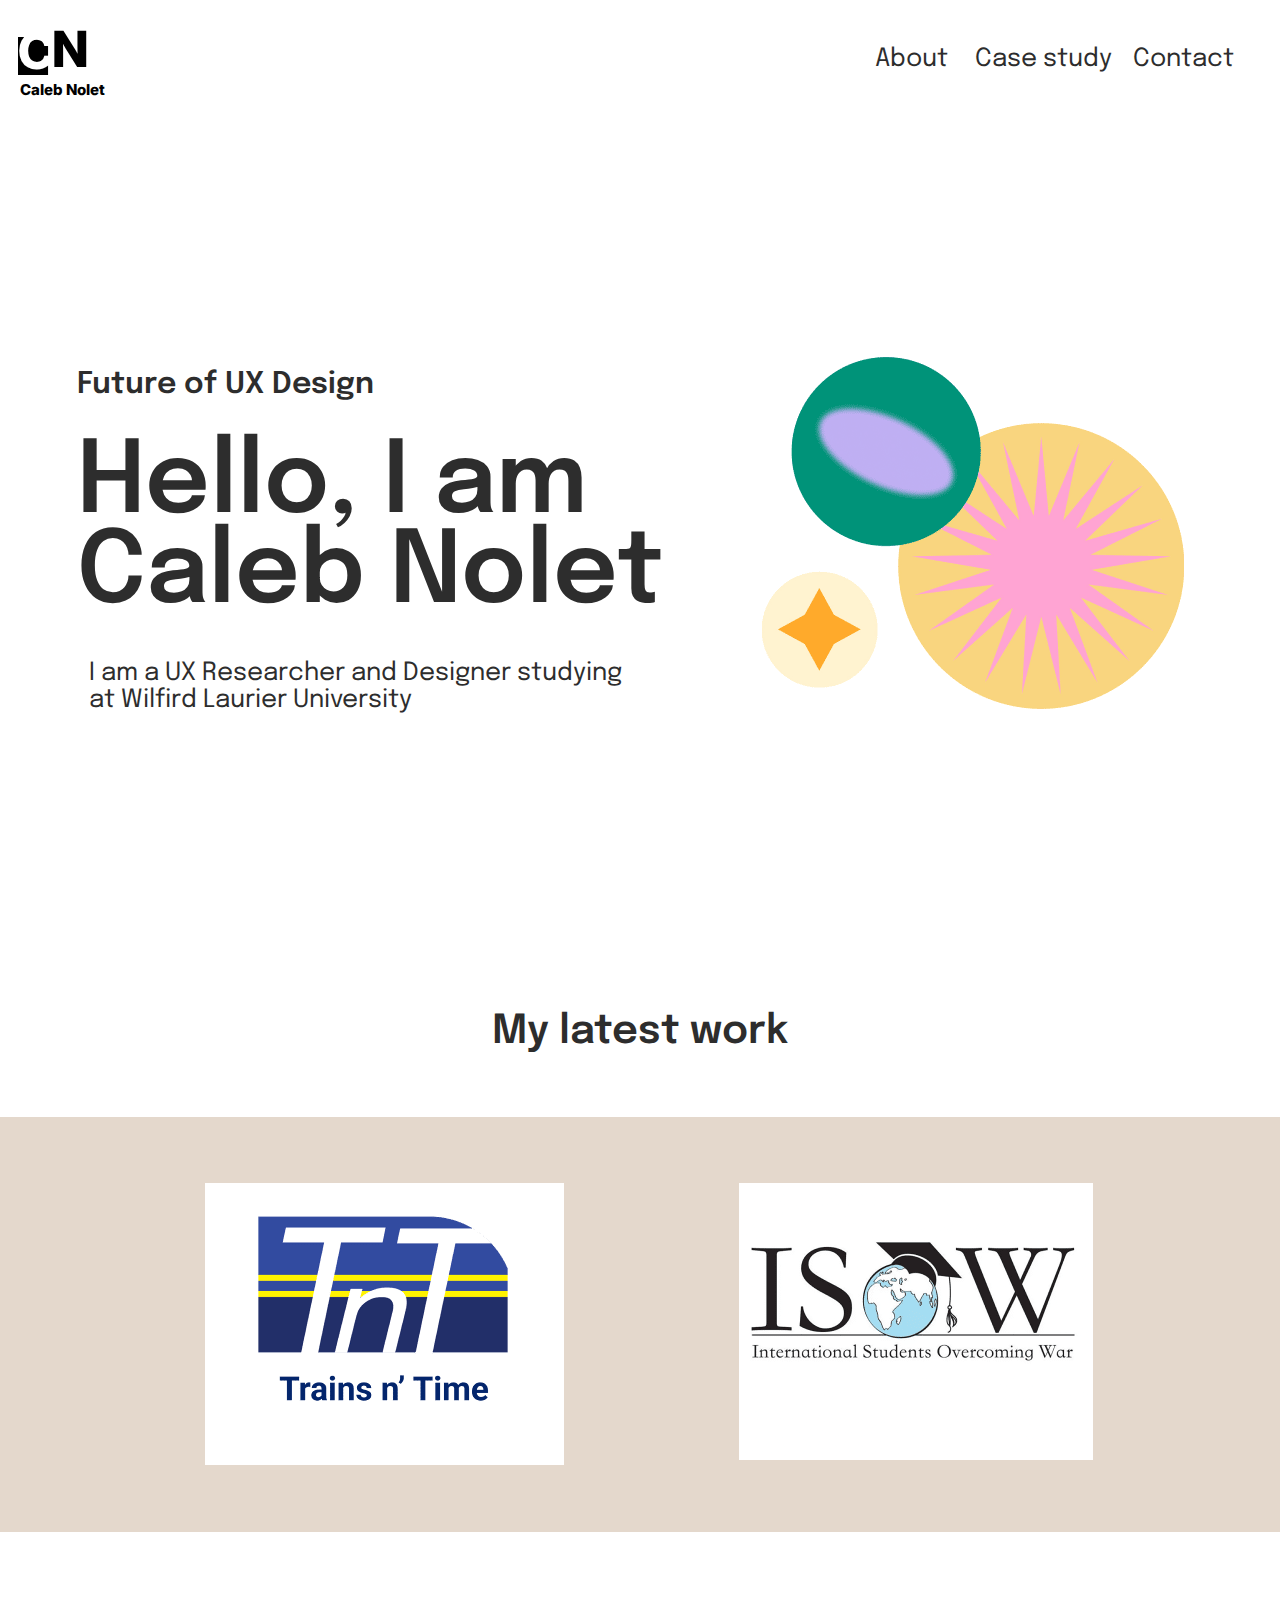
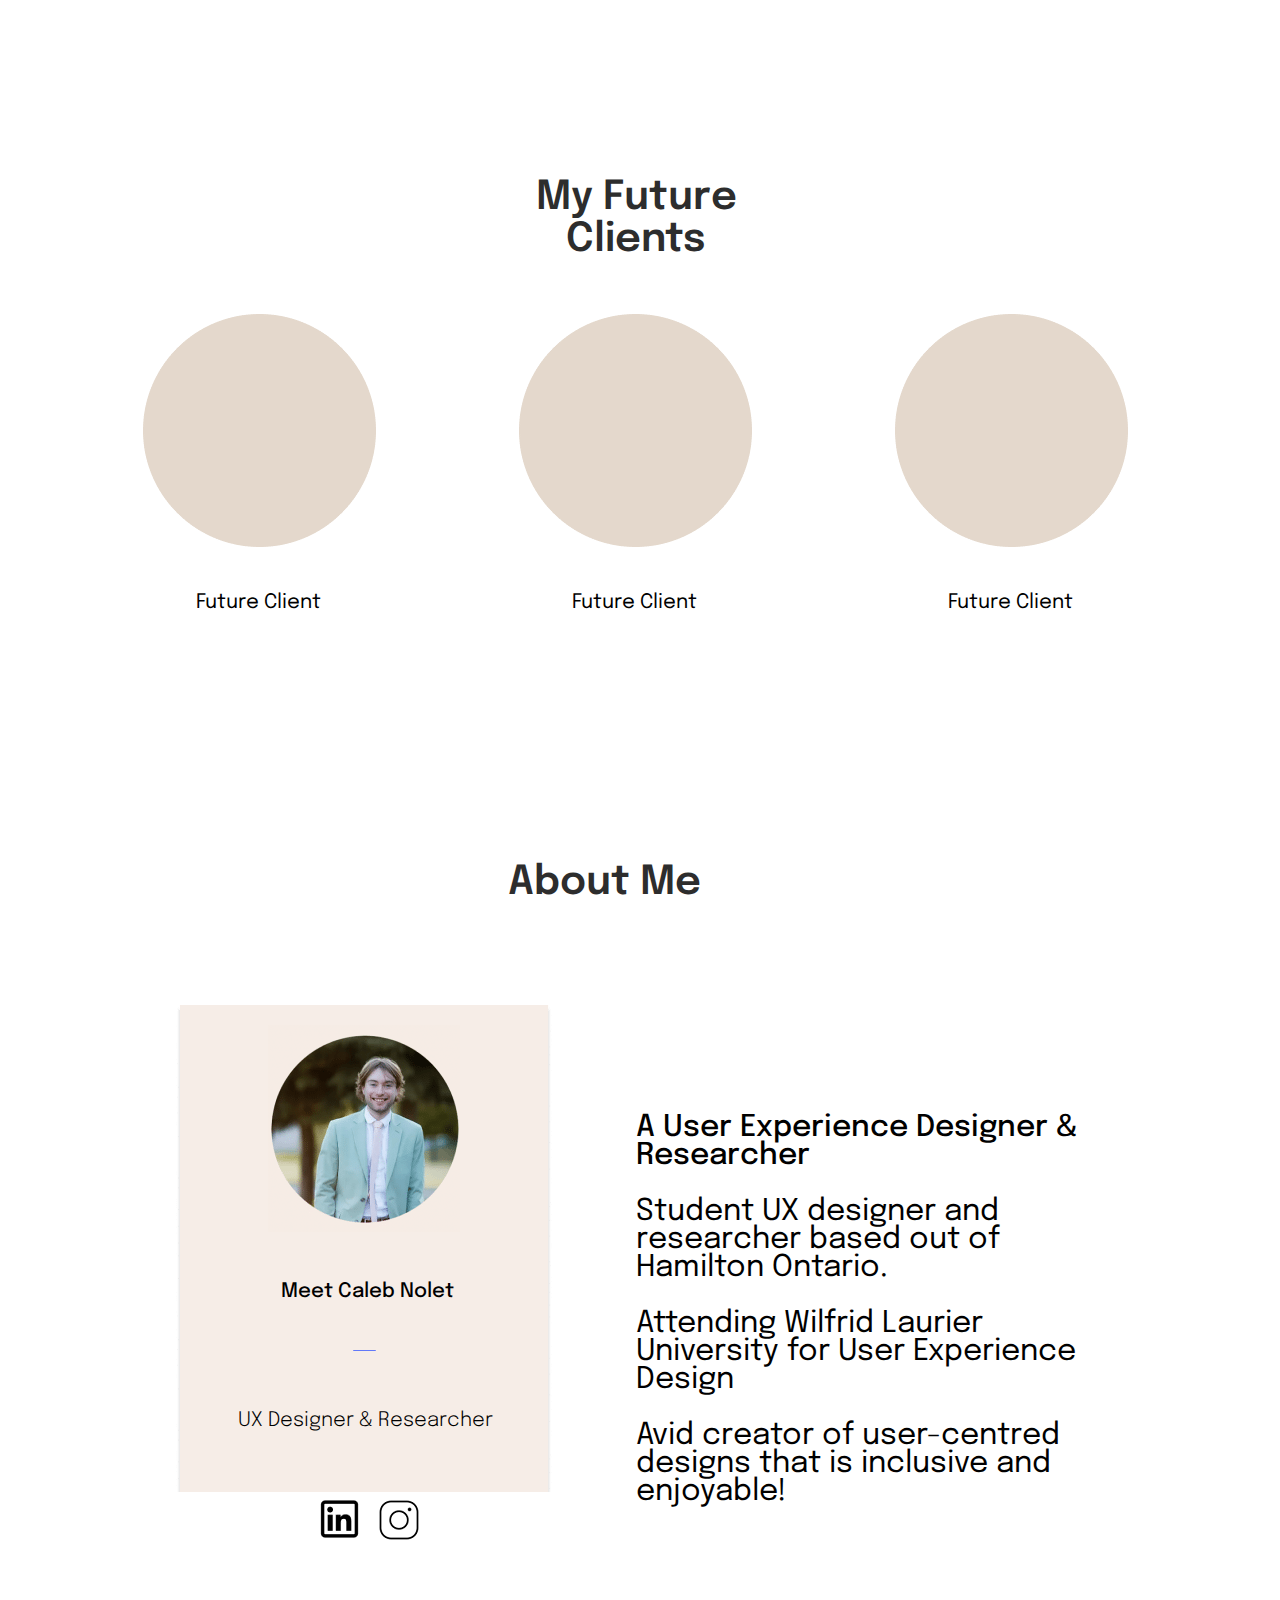
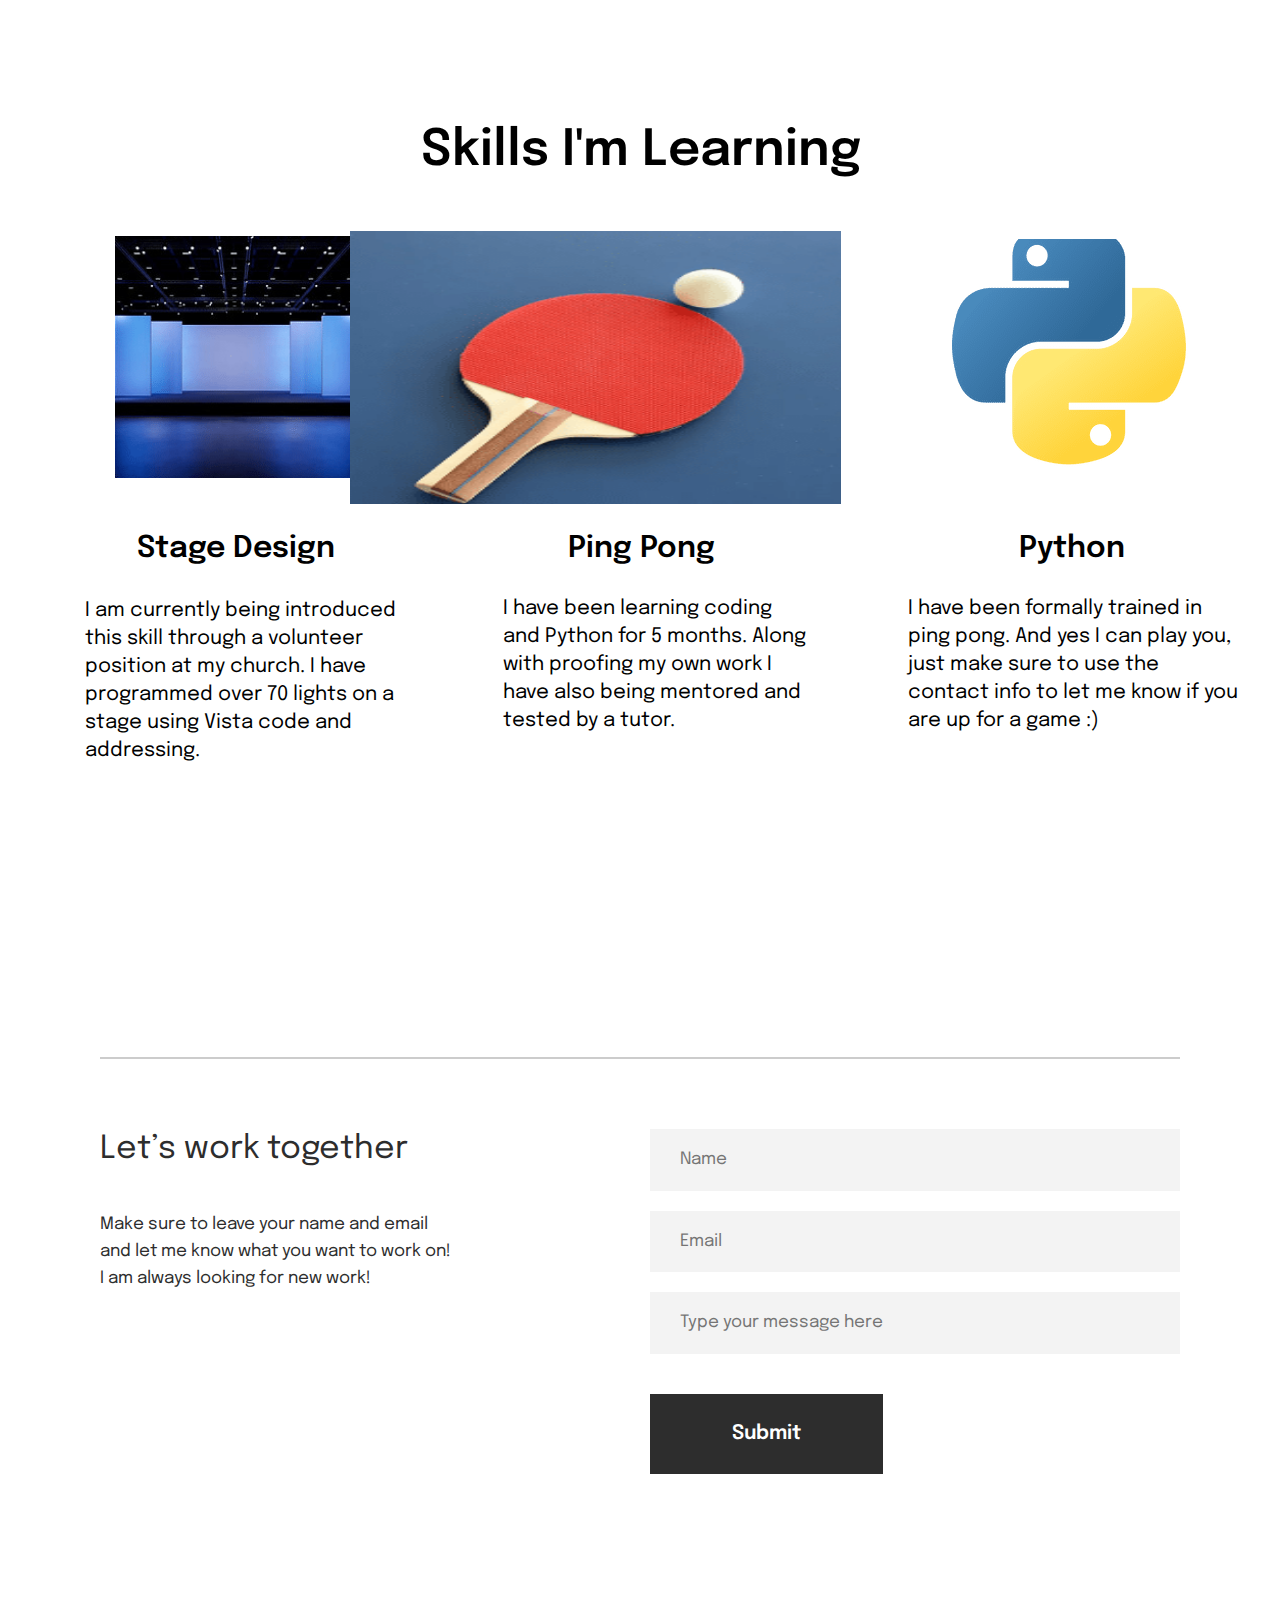
<file: index.html>
<!DOCTYPE html>
<html lang="english">
  <head>
    <title>exported project</title>
    <meta name="viewport" content="width=device-width, initial-scale=1.0" />
    <meta charset="utf-8" />
    <meta property="twitter:card" content="summary_large_image" />

    <style data-tag="reset-style-sheet">
      html {  line-height: 1.15;}body {  margin: 0;}* {  box-sizing: border-box;  border-width: 0;  border-style: solid;}p,li,ul,pre,div,h1,h2,h3,h4,h5,h6,figure,blockquote,figcaption {  margin: 0;  padding: 0;}button {  background-color: transparent;}button,input,optgroup,select,textarea {  font-family: inherit;  font-size: 100%;  line-height: 1.15;  margin: 0;}button,select {  text-transform: none;}button,[type="button"],[type="reset"],[type="submit"] {  -webkit-appearance: button;}button::-moz-focus-inner,[type="button"]::-moz-focus-inner,[type="reset"]::-moz-focus-inner,[type="submit"]::-moz-focus-inner {  border-style: none;  padding: 0;}button:-moz-focus,[type="button"]:-moz-focus,[type="reset"]:-moz-focus,[type="submit"]:-moz-focus {  outline: 1px dotted ButtonText;}a {  color: inherit;  text-decoration: inherit;}input {  padding: 2px 4px;}img {  display: block;}html { scroll-behavior: smooth  }
    </style>
    <style data-tag="default-style-sheet">
      html {
        font-family: Inter;
        font-size: 16px;
      }

      body {
        font-weight: 400;
        font-style:normal;
        text-decoration: none;
        text-transform: none;
        letter-spacing: normal;
        line-height: 1.15;
        color: var(--dl-color-gray-black);
        background-color: var(--dl-color-gray-white);

      }
    </style>
    <link
      rel="stylesheet"
      href="https://fonts.googleapis.com/css2?family=Inter:wght@100;200;300;400;500;600;700;800;900&amp;display=swap"
      data-tag="font"
    />
    <link
      rel="stylesheet"
      href="https://fonts.googleapis.com/css2?family=Exo+2:ital,wght@0,100;0,200;0,300;0,400;0,500;0,600;0,700;0,800;0,900;1,100;1,200;1,300;1,400;1,500;1,600;1,700;1,800;1,900&amp;display=swap"
      data-tag="font"
    />
    <link
      rel="stylesheet"
      href="https://fonts.googleapis.com/css2?family=Inter:wght@100;200;300;400;500;600;700;800;900&amp;display=swap"
      data-tag="font"
    />
    <link
      rel="stylesheet"
      href="https://fonts.googleapis.com/css2?family=Epilogue:ital,wght@0,100;0,200;0,300;0,400;0,500;0,600;0,700;0,800;0,900;1,100;1,200;1,300;1,400;1,500;1,600;1,700;1,800;1,900&amp;display=swap"
      data-tag="font"
    />
    <link
      rel="stylesheet"
      href="https://fonts.googleapis.com/css2?family=Epilogue:ital,wght@0,100;0,200;0,300;0,400;0,500;0,600;0,700;0,800;0,900;1,100;1,200;1,300;1,400;1,500;1,600;1,700;1,800;1,900&amp;display=swap"
      data-tag="font"
    />
    <link
      rel="stylesheet"
      href="https://fonts.googleapis.com/css2?family=Exo+2:ital,wght@0,100;0,200;0,300;0,400;0,500;0,600;0,700;0,800;0,900;1,100;1,200;1,300;1,400;1,500;1,600;1,700;1,800;1,900&amp;display=swap"
      data-tag="font"
    />
    <link
      rel="stylesheet"
      href="https://fonts.googleapis.com/css2?family=Exo+2:ital,wght@0,100;0,200;0,300;0,400;0,500;0,600;0,700;0,800;0,900;1,100;1,200;1,300;1,400;1,500;1,600;1,700;1,800;1,900&amp;display=swap"
      data-tag="font"
    />
    <link
      rel="stylesheet"
      href="https://fonts.googleapis.com/css2?family=Inter:wght@100;200;300;400;500;600;700;800;900&amp;display=swap"
      data-tag="font"
    />
  </head>
  <body>
    <link rel="stylesheet" href="./style.css" />
    <div>
      <link href="./index.css" rel="stylesheet" />

      <div class="mac-book-air1-container">
        <div class="mac-book-air1-mac-book-air1">
          <div class="mac-book-air1-component6">
            <span class="mac-book-air1-text">
              <span>
                <span>
                  I am currently being introduced this skill through a volunteer
                  position at my church. I have programmed over 70 lights on a
                  stage using Vista code and addressing.
                </span>
                <br />
                <span></span>
              </span>
            </span>
            <span class="mac-book-air1-text05">
              <span>Skills I'm Learning</span>
            </span>
            <span class="mac-book-air1-text07">
              <span>
                <span>
                  I have been learning coding and Python for 5 months. Along
                  with proofing my own work I have also being mentored and
                  tested by a tutor.
                </span>
                <br />
                <span></span>
                <br />
                <span></span>
              </span>
            </span>
            <span class="mac-book-air1-text14">
              <span>
                I have been formally trained in ping pong. And yes I can play
                you, just make sure to use the contact info to let me know if
                you are up for a game :)
              </span>
            </span>
            <div class="mac-book-air1-maskgroup">
              <img
                alt="Ellipse89424"
                src="public/external/ellipse89424-vr4-300h.png"
                class="mac-book-air1-ellipse8"
              />
              <img
                alt="istockphoto1358034815612x61219423"
                src="public/external/istockphoto1358034815612x61219423-p513-300h.png"
                class="mac-book-air1-istockphoto1358034815612x6121"
              />
            </div>
            <div class="mac-book-air1-maskgroup1">
              <img
                alt="Ellipse99430"
                src="public/external/ellipse99430-l42-300h.png"
                class="mac-book-air1-ellipse9"
              />
              <img
                alt="IMAGE96cdad1926bcdef80448f782d93199d52b3c51mv219421"
                src="public/external/image96cdad1926bcdef80448f782d93199d52b3c51mv219421-d5tm-500w.png"
                class="mac-book-air1-image96cdad1926bcdef80448f782d93199d52b3c51mv21"
              />
            </div>
            <img
              alt="Pythonlogonotext19422"
              src="public/external/pythonlogonotext19422-ab0n-300h.png"
              class="mac-book-air1-pythonlogonotext1"
            />
            <span class="mac-book-air1-text16"><span>Stage Design</span></span>
            <span class="mac-book-air1-text18"><span>Ping Pong</span></span>
            <span class="mac-book-air1-text20"><span>Python</span></span>
          </div>
          <div class="mac-book-air1-component2">
            <img
              alt="Image9274"
              src="public/external/image9274-4yal-500w.png"
              class="mac-book-air1-image"
            />
            <div class="mac-book-air1-group98">
              <span class="mac-book-air1-text22">
                <span>Future of UX Design</span>
              </span>
              <span class="mac-book-air1-text24">
                <span>Hello, I am Caleb Nolet</span>
              </span>
              <span class="mac-book-air1-text26">
                <span>
                  I am a UX Researcher and Designer studying at Wilfird Laurier
                  University
                </span>
              </span>
            </div>
          </div>
          <div class="mac-book-air1-component3">
            <span class="mac-book-air1-text28"><span>About</span></span>
            <a
              href="https://calebnolet.wixsite.com/calebnoletuxd/projects-6"
              target="_blank"
              rel="noreferrer noopener"
              class="mac-book-air1-text30"
            >
              <span>Case study</span>
            </a>
            <span class="mac-book-air1-text32"><span>Contact</span></span>
            <div class="mac-book-air1-group2">
              <img
                alt="Rectangle3810941"
                src="public/external/rectangle3810941-3w2k-200w.png"
                class="mac-book-air1-rectangle3810"
              />
              <span class="mac-book-air1-text34">C</span>
              <span class="mac-book-air1-text35"><span>Caleb Nolet</span></span>
              <span class="mac-book-air1-text37">N</span>
            </div>
          </div>
          <div class="mac-book-air1-group99">
            <img
              alt="Rectangle3814972"
              src="public/external/rectangle3814972-bby-500h.png"
              class="mac-book-air1-rectangle3814"
            />
            <span class="mac-book-air1-text38">
              <span>My latest work</span>
            </span>
            <div class="mac-book-air1-trainsandtime">
              <a
                href="https://calebnolet.wixsite.com/calebnoletuxd/projects-6"
                target="_blank"
                rel="noreferrer noopener"
                class="mac-book-air1-link"
              >
                <img
                  alt="Group95686"
                  src="public/external/group95686-h5eo-400w.png"
                  class="mac-book-air1-group95"
                />
              </a>
            </div>
            <img
              alt="Screenshot20231206at6421971"
              src="public/external/screenshot20231206at6421971-i5yt-400w.png"
              class="mac-book-air1-screenshot20231206at6421"
            />
          </div>
          <div class="mac-book-air1-component4">
            <div class="mac-book-air1-clientcards">
              <span class="mac-book-air1-text40">
                <span>My Future Clients</span>
              </span>
            </div>
            <img
              alt="Ellipse59386"
              src="public/external/ellipse59386-r3s4-300h.png"
              class="mac-book-air1-ellipse5"
            />
            <img
              alt="Ellipse69387"
              src="public/external/ellipse69387-f8q-300h.png"
              class="mac-book-air1-ellipse6"
            />
            <img
              alt="Ellipse79388"
              src="public/external/ellipse79388-baiq-300h.png"
              class="mac-book-air1-ellipse7"
            />
            <span class="mac-book-air1-text42"><span>Future Client</span></span>
            <span class="mac-book-air1-text44"><span>Future Client</span></span>
            <span class="mac-book-air1-text46"><span>Future Client</span></span>
          </div>
          <div class="mac-book-air1-component5">
            <span class="mac-book-air1-text48"><span>About Me</span></span>
            <img
              alt="Rectangle38149409"
              src="public/external/rectangle38149409-ha7-600h.png"
              class="mac-book-air1-rectangle38141"
            />
            <span class="mac-book-air1-text50">
              <span>UX Designer &amp; Researcher</span>
            </span>
            <span class="mac-book-air1-text52">
              <span>Meet Caleb Nolet</span>
            </span>
            <img
              alt="Rectangle38129410"
              src="public/external/rectangle38129410-sqqp-200h.png"
              class="mac-book-air1-rectangle3812"
            />
            <img
              alt="Line19413"
              src="public/external/line19413-bhnr.svg"
              class="mac-book-air1-line1"
            />
            <img
              alt="Screenshot20231206at62829408"
              src="public/external/screenshot20231206at62829408-lost-300h.png"
              class="mac-book-air1-screenshot20231206at6282"
            />
            <span class="mac-book-air1-text54">
              <span class="mac-book-air1-text55">
                <span>A User Experience Designer &amp; Researcher</span>
                <br />
                <span></span>
              </span>
              <span class="mac-book-air1-text59">
                <span>​</span>
                <br />
                <span></span>
              </span>
              <span class="mac-book-air1-text63">
                <span>
                  Student UX designer and researcher based out of Hamilton
                  Ontario.
                </span>
                <br />
                <span>​</span>
                <br />
                <span>
                  Attending Wilfrid Laurier University for User Experience
                  Design
                </span>
                <br />
                <span>​</span>
                <br />
                <span>
                  Avid creator of user-centred designs that is inclusive and
                  enjoyable!
                </span>
                <br />
                <span>​</span>
              </span>
            </span>
            <img
              alt="LinkedIn9415"
              src="public/external/linkedin9415-v3ff-200h.png"
              class="mac-book-air1-linked-in"
            />
            <img
              alt="Instagram9416"
              src="public/external/instagram9416-uv73-200h.png"
              class="mac-book-air1-instagram"
            />
          </div>
          <div class="mac-book-air1-footer">
            <div class="mac-book-air1-footerinfo">
              <div class="mac-book-air1-footerinfo1">
                <div class="mac-book-air1-contactinfo">
                  <div class="mac-book-air1-footermessage">
                    <span class="mac-book-air1-text75 H2">
                      <span>Let’s work together</span>
                    </span>
                    <span class="mac-book-air1-text77 Bodytext">
                      <span>
                        <span>
                          Make sure to leave your name and email and let me know
                          what you want to work on!
                        </span>
                        <br />
                        <span>I am always looking for new work!</span>
                      </span>
                    </span>
                  </div>
                  <div class="mac-book-air1-socialicons"></div>
                </div>
                <div class="mac-book-air1-textfields">
                  <div class="mac-book-air1-textfields1">
                    <input
                      type="text"
                      placeholder="Name"
                      class="mac-book-air1-textinput-desktop"
                    />
                    <input
                      type="text"
                      placeholder="Email"
                      class="mac-book-air1-textinput-desktop1"
                    />
                    <input
                      type="text"
                      placeholder="Type your message here





"
                      class="mac-book-air1-textinput-desktop2"
                    />
                  </div>
                  <button class="mac-book-air1-button">
                    <span class="mac-book-air1-text82">
                      <span>Submit</span>
                    </span>
                  </button>
                </div>
              </div>
            </div>
          </div>
        </div>
      </div>
    </div>
  </body>
</html>
</file>
<file: style.css>
:root {
  --dl-color-gray-500: #595959;
  --dl-color-gray-700: #999999;
  --dl-color-gray-900: #D9D9D9;
  --dl-size-size-large: 144px;
  --dl-size-size-small: 48px;
  --dl-color-danger-300: #A22020;
  --dl-color-danger-500: #BF2626;
  --dl-color-danger-700: #E14747;
  --dl-color-gray-black: #000000;
  --dl-color-gray-white: #FFFFFF;
  --dl-size-size-medium: 96px;
  --dl-size-size-xlarge: 192px;
  --dl-size-size-xsmall: 16px;
  --dl-space-space-unit: 16px;
  --dl-color-primary-100: #003EB3;
  --dl-color-primary-300: #0074F0;
  --dl-color-primary-500: #14A9FF;
  --dl-color-primary-700: #85DCFF;
  --dl-color-success-300: #199033;
  --dl-color-success-500: #32A94C;
  --dl-color-success-700: #4CC366;
  --dl-size-size-xxlarge: 288px;
  --dl-size-size-maxwidth: 1400px;
  --dl-color-default-black: rgba(45, 45, 45, 1);
  --dl-color-default-white: rgba(255, 255, 255, 1);
  --dl-radius-radius-round: 50%;
  --dl-space-space-halfunit: 8px;
  --dl-space-space-sixunits: 96px;
  --dl-space-space-twounits: 32px;
  --dl-radius-radius-radius2: 2px;
  --dl-radius-radius-radius4: 4px;
  --dl-radius-radius-radius8: 8px;
  --dl-space-space-fiveunits: 80px;
  --dl-space-space-fourunits: 64px;
  --dl-space-space-threeunits: 48px;
  --dl-space-space-oneandhalfunits: 24px;
}
.button {
  color: var(--dl-color-gray-black);
  display: inline-block;
  padding: 0.5rem 1rem;
  border-color: var(--dl-color-gray-black);
  border-width: 1px;
  border-radius: 4px;
  background-color: var(--dl-color-gray-white);
}
.input {
  color: var(--dl-color-gray-black);
  cursor: auto;
  padding: 0.5rem 1rem;
  border-color: var(--dl-color-gray-black);
  border-width: 1px;
  border-radius: 4px;
  background-color: var(--dl-color-gray-white);
}
.textarea {
  color: var(--dl-color-gray-black);
  cursor: auto;
  padding: 0.5rem;
  border-color: var(--dl-color-gray-black);
  border-width: 1px;
  border-radius: 4px;
  background-color: var(--dl-color-gray-white);
}
.list {
  width: 100%;
  margin: 1em 0px 1em 0px;
  display: block;
  padding: 0px 0px 0px 1.5rem;
  list-style-type: none;
  list-style-position: outside;
}
.list-item {
  display: list-item;
}
.teleport-show {
  display: flex !important;
  transform: none !important;
}
.H2 {
  font-size: 32px;
  font-style: normal;
  font-family: Epilogue;
  font-weight: 600px;
  font-stretch: normal;
}
.Bodytext {
  font-size: 17px;
  font-style: normal;
  font-family: Epilogue;
  font-weight: 400px;
  font-stretch: normal;
}
.Content {
  font-size: 16px;
  font-family: Inter;
  font-weight: 400;
  line-height: 1.15;
  text-transform: none;
  text-decoration: none;
}
.Heading {
  font-size: 32px;
  font-family: Inter;
  font-weight: 700;
  line-height: 1.15;
  text-transform: none;
  text-decoration: none;
}
</file>
<file: index.css>
.mac-book-air1-container {
  width: 100%;
  display: flex;
  overflow: auto;
  min-height: 100vh;
  align-items: center;
  flex-direction: column;
}
.mac-book-air1-mac-book-air1 {
  width: 100%;
  height: 5030px;
  display: flex;
  overflow: hidden;
  position: relative;
  align-items: flex-start;
  flex-shrink: 0;
  background-color: rgba(255, 255, 255, 1);
}
.mac-book-air1-component6 {
  top: 3330px;
  left: 85px;
  width: 1153px;
  height: 663px;
  display: flex;
  position: absolute;
  align-items: flex-start;
  flex-shrink: 0;
}
.mac-book-air1-text {
  top: 467px;
  color: rgba(0, 0, 0, 1);
  width: 323px;
  height: auto;
  position: absolute;
  font-size: 20px;
  font-style: Regular;
  text-align: left;
  font-family: Epilogue;
  font-weight: 400;
  line-height: 28px;
  font-stretch: normal;
  text-decoration: none;
}
.mac-book-air1-text05 {
  left: 336px;
  color: rgba(0, 0, 0, 1);
  height: auto;
  position: absolute;
  font-size: 50px;
  font-style: SemiBold;
  text-align: center;
  font-family: Epilogue;
  font-weight: 600;
  line-height: 42px;
  font-stretch: normal;
  text-decoration: none;
}
.mac-book-air1-text07 {
  top: 465px;
  left: 418px;
  color: rgba(0, 0, 0, 1);
  width: 305px;
  height: auto;
  position: absolute;
  font-size: 20px;
  font-style: Regular;
  text-align: left;
  font-family: Epilogue;
  font-weight: 400;
  line-height: 28px;
  font-stretch: normal;
  text-decoration: none;
}
.mac-book-air1-text14 {
  top: 465px;
  left: 823px;
  color: rgba(0, 0, 0, 1);
  width: 330px;
  height: auto;
  position: absolute;
  font-size: 20px;
  font-style: Regular;
  text-align: left;
  font-family: Epilogue;
  font-weight: 400;
  line-height: 28px;
  font-stretch: normal;
  text-decoration: none;
}
.mac-book-air1-maskgroup {
  top: 111px;
  left: 33px;
  width: 237px;
  height: 237px;
  display: flex;
  position: absolute;
  align-items: flex-start;
  flex-shrink: 1;
}
.mac-book-air1-ellipse8 {
  top: 0px;
  left: 0px;
  width: 237px;
  height: 237px;
  position: absolute;
}
.mac-book-air1-istockphoto1358034815612x6121 {
  top: -5px;
  left: -3px;
  width: 242px;
  height: 242px;
  position: absolute;
}
.mac-book-air1-maskgroup1 {
  top: 101px;
  left: 441px;
  width: 237px;
  height: 237px;
  display: flex;
  position: absolute;
  align-items: flex-start;
  flex-shrink: 1;
}
.mac-book-air1-ellipse9 {
  top: 0px;
  left: 0px;
  width: 237px;
  height: 237px;
  position: absolute;
}
.mac-book-air1-image96cdad1926bcdef80448f782d93199d52b3c51mv21 {
  top: 0px;
  left: -176px;
  width: 491px;
  height: 273px;
  position: absolute;
}
.mac-book-air1-pythonlogonotext1 {
  top: 109px;
  left: 867px;
  width: 242px;
  height: 242px;
  position: absolute;
}
.mac-book-air1-text16 {
  top: 398px;
  left: 52px;
  color: rgba(0, 0, 0, 1);
  height: auto;
  position: absolute;
  font-size: 30px;
  font-style: SemiBold;
  text-align: center;
  font-family: Epilogue;
  font-weight: 600;
  line-height: 42px;
  font-stretch: normal;
  text-decoration: none;
}
.mac-book-air1-text18 {
  top: 398px;
  left: 483px;
  color: rgba(0, 0, 0, 1);
  height: auto;
  position: absolute;
  font-size: 30px;
  font-style: SemiBold;
  text-align: center;
  font-family: Epilogue;
  font-weight: 600;
  line-height: 42px;
  font-stretch: normal;
  text-decoration: none;
}
.mac-book-air1-text20 {
  top: 398px;
  left: 934px;
  color: rgba(0, 0, 0, 1);
  height: auto;
  position: absolute;
  font-size: 30px;
  font-style: SemiBold;
  text-align: center;
  font-family: Epilogue;
  font-weight: 600;
  line-height: 42px;
  font-stretch: normal;
  text-decoration: none;
}
.mac-book-air1-component2 {
  top: 352px;
  left: 77px;
  width: 1107px;
  height: 362px;
  display: flex;
  position: absolute;
  align-items: flex-start;
  flex-shrink: 0;
}
.mac-book-air1-image {
  top: 0px;
  left: 685px;
  width: 422px;
  height: 362px;
  position: absolute;
  align-self: stretch;
}
.mac-book-air1-group98 {
  top: 18px;
  left: 0px;
  width: 676px;
  height: 344px;
  display: flex;
  position: absolute;
  align-items: flex-start;
  flex-shrink: 1;
}
.mac-book-air1-text22 {
  color: var(--dl-color-default-black);
  height: auto;
  position: absolute;
  font-size: 30px;
  font-style: SemiBold;
  text-align: left;
  font-family: Epilogue;
  font-weight: 600;
  line-height: 30px;
  font-stretch: normal;
  text-decoration: none;
}
.mac-book-air1-text24 {
  top: 70px;
  color: var(--dl-color-default-black);
  width: 676px;
  height: auto;
  position: absolute;
  font-size: 100px;
  font-style: SemiBold;
  text-align: left;
  font-family: Epilogue;
  font-weight: 600;
  line-height: 90px;
  font-stretch: normal;
  text-decoration: none;
}
.mac-book-air1-text26 {
  top: 290px;
  left: 12px;
  color: var(--dl-color-default-black);
  width: 557px;
  height: auto;
  position: absolute;
  font-size: 25px;
  font-style: Regular;
  text-align: left;
  font-family: Epilogue;
  font-weight: 400;
  line-height: 27px;
  font-stretch: normal;
  text-decoration: none;
}
.mac-book-air1-component3 {
  top: 34px;
  left: 18px;
  width: 1216px;
  height: 53px;
  display: flex;
  position: absolute;
  align-items: flex-start;
  flex-shrink: 0;
}
.mac-book-air1-text28 {
  top: 11px;
  left: 857px;
  color: var(--dl-color-default-black);
  height: auto;
  position: absolute;
  font-size: 25px;
  font-style: Regular;
  text-align: left;
  font-family: Epilogue;
  font-weight: 400;
  line-height: 28px;
  font-stretch: normal;
  text-decoration: none;
}
.mac-book-air1-text30 {
  top: 11px;
  left: 957px;
  color: var(--dl-color-default-black);
  height: auto;
  position: absolute;
  font-size: 25px;
  font-style: Regular;
  text-align: left;
  font-family: Epilogue;
  font-weight: 400;
  line-height: 28px;
  font-stretch: normal;
  text-decoration: none;
}
.mac-book-air1-text32 {
  top: 11px;
  left: 1115px;
  color: var(--dl-color-default-black);
  height: auto;
  position: absolute;
  font-size: 25px;
  font-style: Regular;
  text-align: left;
  font-family: Epilogue;
  font-weight: 400;
  line-height: 28px;
  font-stretch: normal;
  text-decoration: none;
}
.mac-book-air1-group2 {
  top: 0px;
  left: 0px;
  width: 116.60879516601562px;
  height: 53px;
  display: flex;
  position: absolute;
  align-items: flex-start;
  flex-shrink: 1;
}
.mac-book-air1-rectangle3810 {
  top: 3px;
  left: 0px;
  width: 31px;
  height: 38px;
  position: absolute;
}
.mac-book-air1-text34 {
  top: 2px;
  color: rgba(255, 255, 255, 1);
  width: 30px;
  height: auto;
  position: absolute;
  font-size: 50px;
  font-style: ExtraBold;
  text-align: left;
  font-family: Exo 2;
  font-weight: 800;
  line-height: 30px;
  font-stretch: normal;
  text-decoration: none;
}
.mac-book-air1-text35 {
  top: 41px;
  left: 1.8807871341705322px;
  color: rgba(0, 0, 0, 1);
  width: 115px;
  height: auto;
  position: absolute;
  font-size: 15px;
  font-style: ExtraBold;
  text-align: left;
  font-family: Exo 2;
  font-weight: 800;
  line-height: 30px;
  font-stretch: normal;
  text-decoration: none;
}
.mac-book-air1-text37 {
  left: 33.85416793823242px;
  color: rgba(0, 0, 0, 1);
  width: 34px;
  height: auto;
  position: absolute;
  font-size: 50px;
  font-style: ExtraBold;
  text-align: left;
  font-family: Exo 2;
  font-weight: 800;
  line-height: 30px;
  font-stretch: normal;
  text-decoration: none;
}
.mac-book-air1-group99 {
  top: 1011px;
  left: 0px;
  width: 1280px;
  height: 521px;
  display: flex;
  position: absolute;
  align-items: flex-start;
  flex-shrink: 0;
}
.mac-book-air1-rectangle3814 {
  top: 106px;
  left: 0px;
  width: 1280px;
  height: 415px;
  position: absolute;
}
.mac-book-air1-text38 {
  left: 492px;
  color: var(--dl-color-default-black);
  height: auto;
  position: absolute;
  font-size: 40px;
  font-style: SemiBold;
  text-align: center;
  font-family: Epilogue;
  font-weight: 600;
  line-height: 42px;
  font-stretch: normal;
  text-decoration: none;
}
.mac-book-air1-trainsandtime {
  top: 172px;
  left: 205px;
  width: 359px;
  height: 282px;
  display: flex;
  position: absolute;
  align-items: flex-start;
  flex-shrink: 1;
  background-color: rgba(255, 255, 255, 1);
}
.mac-book-air1-link {
  display: contents;
}
.mac-book-air1-group95 {
  top: 20px;
  left: 26px;
  width: 306px;
  height: 243px;
  position: absolute;
}
.mac-book-air1-screenshot20231206at6421 {
  top: 172px;
  left: 739px;
  width: 354px;
  height: 277px;
  position: absolute;
}
.mac-book-air1-component4 {
  top: 1777px;
  left: 143px;
  width: 985px;
  height: 440px;
  display: flex;
  position: absolute;
  align-items: flex-start;
  flex-shrink: 0;
}
.mac-book-air1-clientcards {
  gap: 55px;
  top: 0px;
  left: 318px;
  width: 350px;
  height: 42px;
  display: flex;
  position: absolute;
  align-items: center;
  flex-shrink: 0;
  flex-direction: column;
}
.mac-book-air1-text40 {
  color: var(--dl-color-default-black);
  height: auto;
  font-size: 40px;
  font-style: SemiBold;
  text-align: center;
  font-family: Epilogue;
  font-weight: 600;
  line-height: 42px;
  font-stretch: normal;
  text-decoration: none;
}
.mac-book-air1-ellipse5 {
  top: 137px;
  left: 0px;
  width: 233px;
  height: 233px;
  position: absolute;
}
.mac-book-air1-ellipse6 {
  top: 137px;
  left: 376px;
  width: 233px;
  height: 233px;
  position: absolute;
}
.mac-book-air1-ellipse7 {
  top: 137px;
  left: 752px;
  width: 233px;
  height: 233px;
  position: absolute;
}
.mac-book-air1-text42 {
  top: 412px;
  left: 53px;
  color: rgba(0, 0, 0, 1);
  height: auto;
  position: absolute;
  font-size: 20px;
  font-style: Regular;
  text-align: left;
  font-family: Epilogue;
  font-weight: 400;
  line-height: 28px;
  font-stretch: normal;
  text-decoration: none;
}
.mac-book-air1-text44 {
  top: 412px;
  left: 429px;
  color: rgba(0, 0, 0, 1);
  height: auto;
  position: absolute;
  font-size: 20px;
  font-style: Regular;
  text-align: left;
  font-family: Epilogue;
  font-weight: 400;
  line-height: 28px;
  font-stretch: normal;
  text-decoration: none;
}
.mac-book-air1-text46 {
  top: 412px;
  left: 805px;
  color: rgba(0, 0, 0, 1);
  height: auto;
  position: absolute;
  font-size: 20px;
  font-style: Regular;
  text-align: left;
  font-family: Epilogue;
  font-weight: 400;
  line-height: 28px;
  font-stretch: normal;
  text-decoration: none;
}
.mac-book-air1-component5 {
  top: 2462px;
  left: 176px;
  width: 927px;
  height: 687px;
  display: flex;
  position: absolute;
  align-items: flex-start;
  flex-shrink: 0;
}
.mac-book-air1-text48 {
  left: 332px;
  color: var(--dl-color-default-black);
  height: auto;
  position: absolute;
  font-size: 40px;
  font-style: SemiBold;
  text-align: center;
  font-family: Epilogue;
  font-weight: 600;
  line-height: 42px;
  font-stretch: normal;
  text-decoration: none;
}
.mac-book-air1-rectangle38141 {
  top: 143px;
  left: 0px;
  width: 376px;
  height: 544px;
  position: absolute;
}
.mac-book-air1-text50 {
  top: 545px;
  left: 62px;
  color: rgba(0, 0, 0, 1);
  height: auto;
  position: absolute;
  font-size: 20px;
  font-style: Light;
  text-align: left;
  font-family: Epilogue;
  font-weight: 300;
  line-height: 28px;
  font-stretch: normal;
  text-decoration: none;
}
.mac-book-air1-text52 {
  top: 416px;
  left: 105px;
  color: rgba(0, 0, 0, 1);
  height: auto;
  position: absolute;
  font-size: 20px;
  font-style: Medium;
  text-align: left;
  font-family: Epilogue;
  font-weight: 500;
  line-height: 28px;
  font-stretch: normal;
  text-decoration: none;
}
.mac-book-air1-rectangle3812 {
  top: 630px;
  left: 0px;
  width: 376px;
  height: 57px;
  position: absolute;
}
.mac-book-air1-line1 {
  top: 488px;
  left: 145px;
  width: 87px;
  height: 1px;
  position: absolute;
}
.mac-book-air1-screenshot20231206at6282 {
  top: 163px;
  left: 92px;
  width: 192px;
  height: 207px;
  position: absolute;
}
.mac-book-air1-text54 {
  top: 252px;
  left: 460px;
  color: rgba(0, 0, 0, 1);
  width: 467px;
  height: auto;
  position: absolute;
  font-size: 30px;
  font-style: Medium;
  text-align: left;
  font-family: Epilogue;
  font-weight: 500;
  line-height: 28px;
  font-stretch: normal;
  text-decoration: none;
}
.mac-book-air1-text55 {
  font-weight: 500;
}
.mac-book-air1-text59 {
  font-weight: 300;
}
.mac-book-air1-text63 {
  font-weight: 400;
}
.mac-book-air1-linked-in {
  top: 630px;
  left: 136px;
  width: 55px;
  height: 54px;
  position: absolute;
}
.mac-book-air1-instagram {
  top: 636px;
  left: 201px;
  width: 44px;
  height: 44px;
  position: absolute;
}
.mac-book-air1-footer {
  gap: 10px;
  top: 4257px;
  left: 0px;
  width: 1280px;
  display: flex;
  padding: 0 100px 70px;
  position: absolute;
  align-self: stretch;
  align-items: center;
  flex-direction: column;
  background-color: rgba(255, 255, 255, 1);
}
.mac-book-air1-footerinfo {
  gap: 70px;
  display: flex;
  padding: 70px 0 0;
  align-items: center;
  border-color: rgba(0, 0, 0, 0.20000000298023224);
  border-style: solid;
  border-width: 2px 0 0;
  flex-direction: column;
}
.mac-book-air1-footerinfo1 {
  gap: 190px;
  display: flex;
  align-items: flex-start;
}
.mac-book-air1-contactinfo {
  gap: 60px;
  display: flex;
  align-items: flex-start;
  flex-direction: column;
}
.mac-book-air1-footermessage {
  gap: 40px;
  display: flex;
  align-items: flex-start;
  flex-direction: column;
}
.mac-book-air1-text75 {
  color: var(--dl-color-default-black);
  width: 360px;
  height: auto;
  text-align: left;
  line-height: 42px;
}
.mac-book-air1-text77 {
  color: rgba(45, 45, 45, 1);
  width: 360px;
  height: auto;
  text-align: left;
  line-height: 27px;
}
.mac-book-air1-socialicons {
  width: 0px;
  height: 0px;
  display: flex;
  position: relative;
  align-items: flex-start;
  flex-shrink: 1;
}
.mac-book-air1-textfields {
  gap: 40px;
  display: flex;
  align-items: flex-start;
  flex-direction: column;
}
.mac-book-air1-textfields1 {
  gap: 20px;
  display: flex;
  align-items: flex-start;
  flex-direction: column;
}
.mac-book-air1-textinput-desktop {
  gap: 10px;
  color: rgba(45, 45, 45, 1);
  width: 530px;
  display: flex;
  padding: 21px 30px;
  font-size: 17px;
  text-align: left;
  align-items: flex-start;
  flex-shrink: 0;
  font-family: Epilogue;
  font-weight: 400;
  background-color: rgba(243, 243, 243, 1);
}
.mac-book-air1-textinput-desktop1 {
  gap: 10px;
  color: rgba(45, 45, 45, 1);
  width: 530px;
  display: flex;
  padding: 21px 30px;
  font-size: 17px;
  text-align: left;
  align-items: flex-start;
  flex-shrink: 0;
  font-family: Epilogue;
  font-weight: 400;
  background-color: rgba(243, 243, 243, 1);
}
.mac-book-air1-textinput-desktop2 {
  gap: 10px;
  color: rgba(45, 45, 45, 1);
  width: 530px;
  display: flex;
  padding: 21px 30px;
  font-size: 17px;
  text-align: left;
  align-items: flex-start;
  flex-shrink: 0;
  font-family: Epilogue;
  font-weight: 400;
  background-color: rgba(243, 243, 243, 1);
}
.mac-book-air1-button {
  gap: 10px;
  display: flex;
  padding: 25px 82px;
  align-items: flex-start;
  background-color: var(--dl-color-default-black);
}
.mac-book-air1-text82 {
  color: var(--dl-color-default-white);
  height: auto;
  font-size: 20px;
  font-style: SemiBold;
  text-align: center;
  font-family: Epilogue;
  font-weight: 600;
  line-height: 30px;
  font-stretch: normal;
  text-decoration: none;
}
</file>
